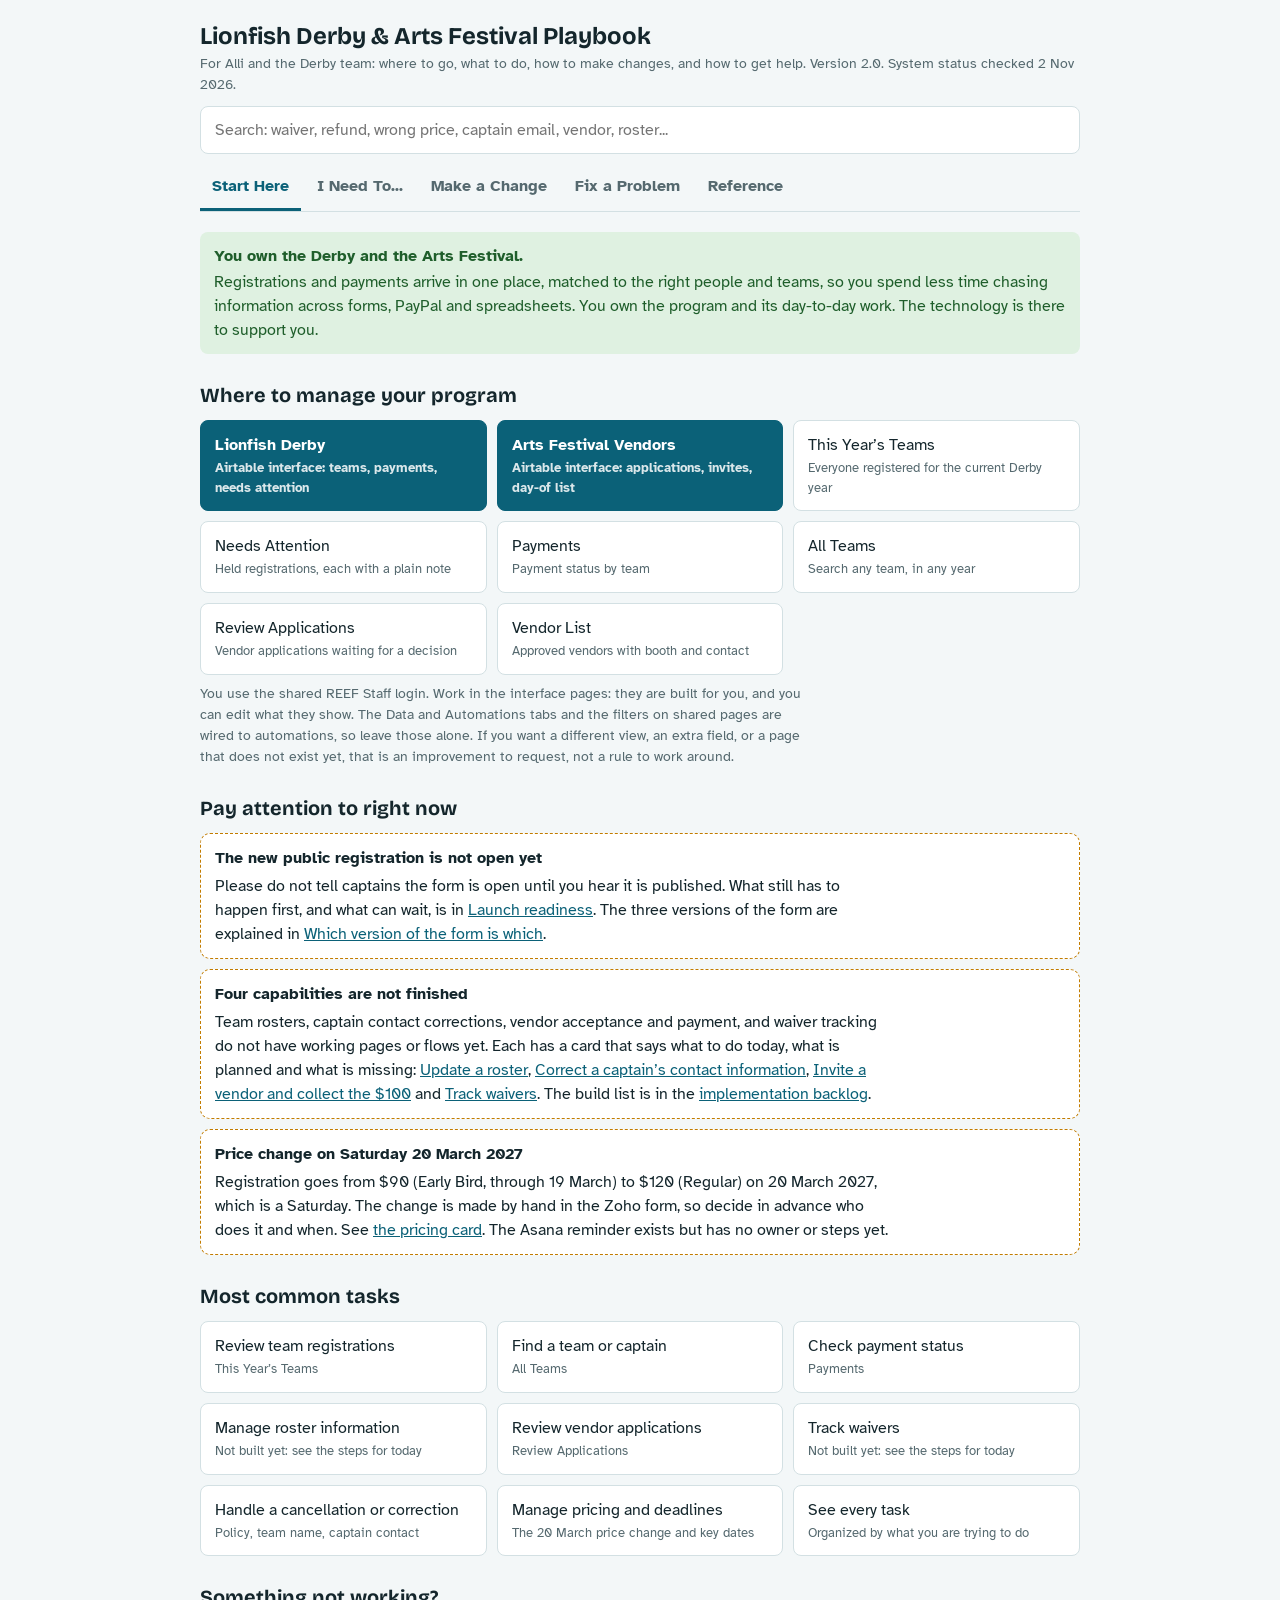
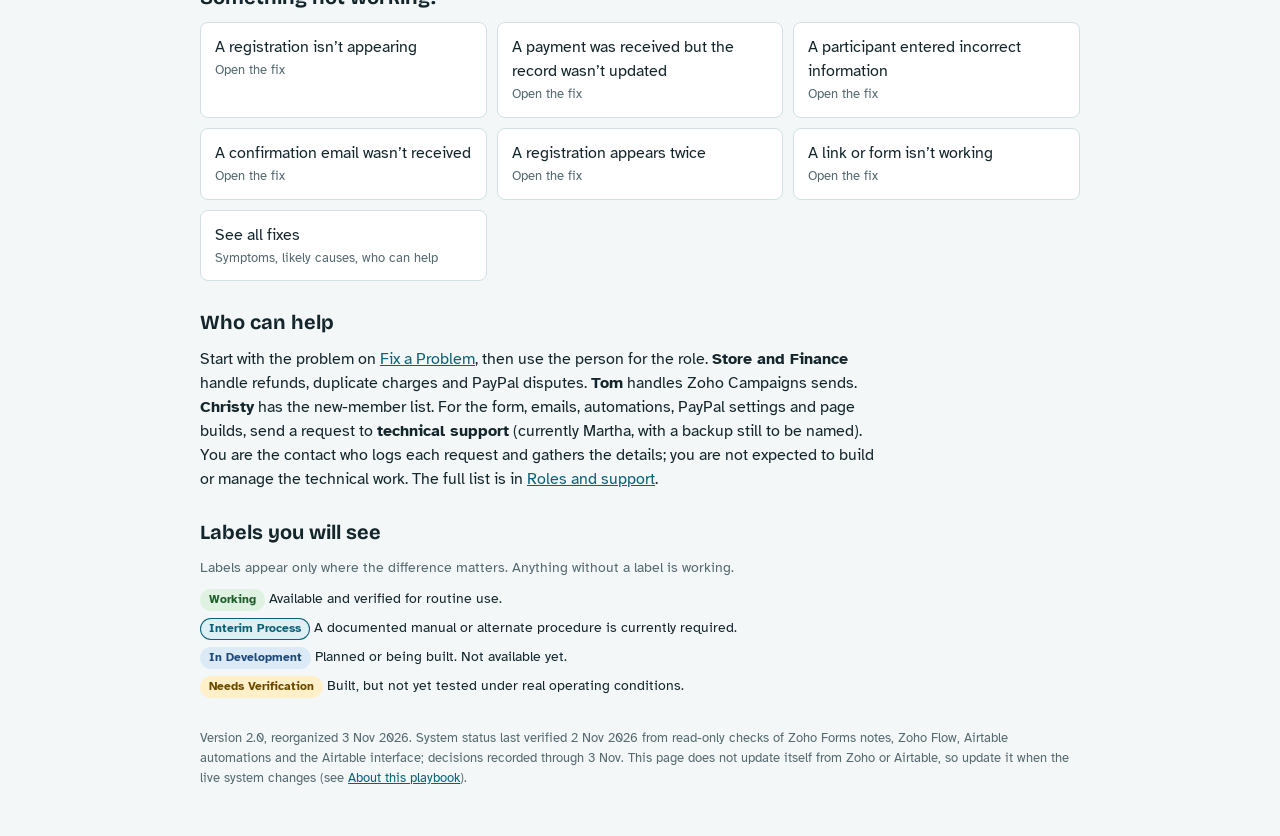
<file: derby/index.html>
<!doctype html><html lang="en"><head><meta charset="utf-8"><meta name="viewport" content="width=device-width,initial-scale=1">
<title>Derby Playbook</title>
<meta name="claude:viewport-fit-sides" content="cover">
<link rel="stylesheet" href="https://fonts.googleapis.com/css2?family=Atkinson+Hyperlegible:wght@400;700&family=Bricolage+Grotesque:wght@600;700&display=swap">
<link rel="stylesheet" href="../shared/playbook.css?v=2.0">
</head><body>
<!-- Content lives in content.js (edit that file). Layout and behavior live in ../shared/. See standard/PLAYBOOK_STANDARD.md. -->
<div class="wrap">
<header>
  <h1 id="h1">Lionfish Derby &amp; Arts Festival Playbook</h1>
  <div class="sub" id="sub"></div>
  <label for="q" class="note" style="position:absolute;left:-9999px">Search the playbook</label>
  <input id="q" class="search" type="search" placeholder="Search..." autocomplete="off">
  <nav id="tabs" role="tablist" aria-label="Playbook sections"></nav>
</header>
<main id="main"><noscript><div class="banner"><b>This playbook needs JavaScript.</b>Please turn JavaScript on in your browser to read it.</div></noscript></main>
<footer id="foot"></footer>
</div>
<script src="content.js?v=2.0"></script>
<script src="../shared/playbook.js?v=2.0"></script>
</body></html>
</file>
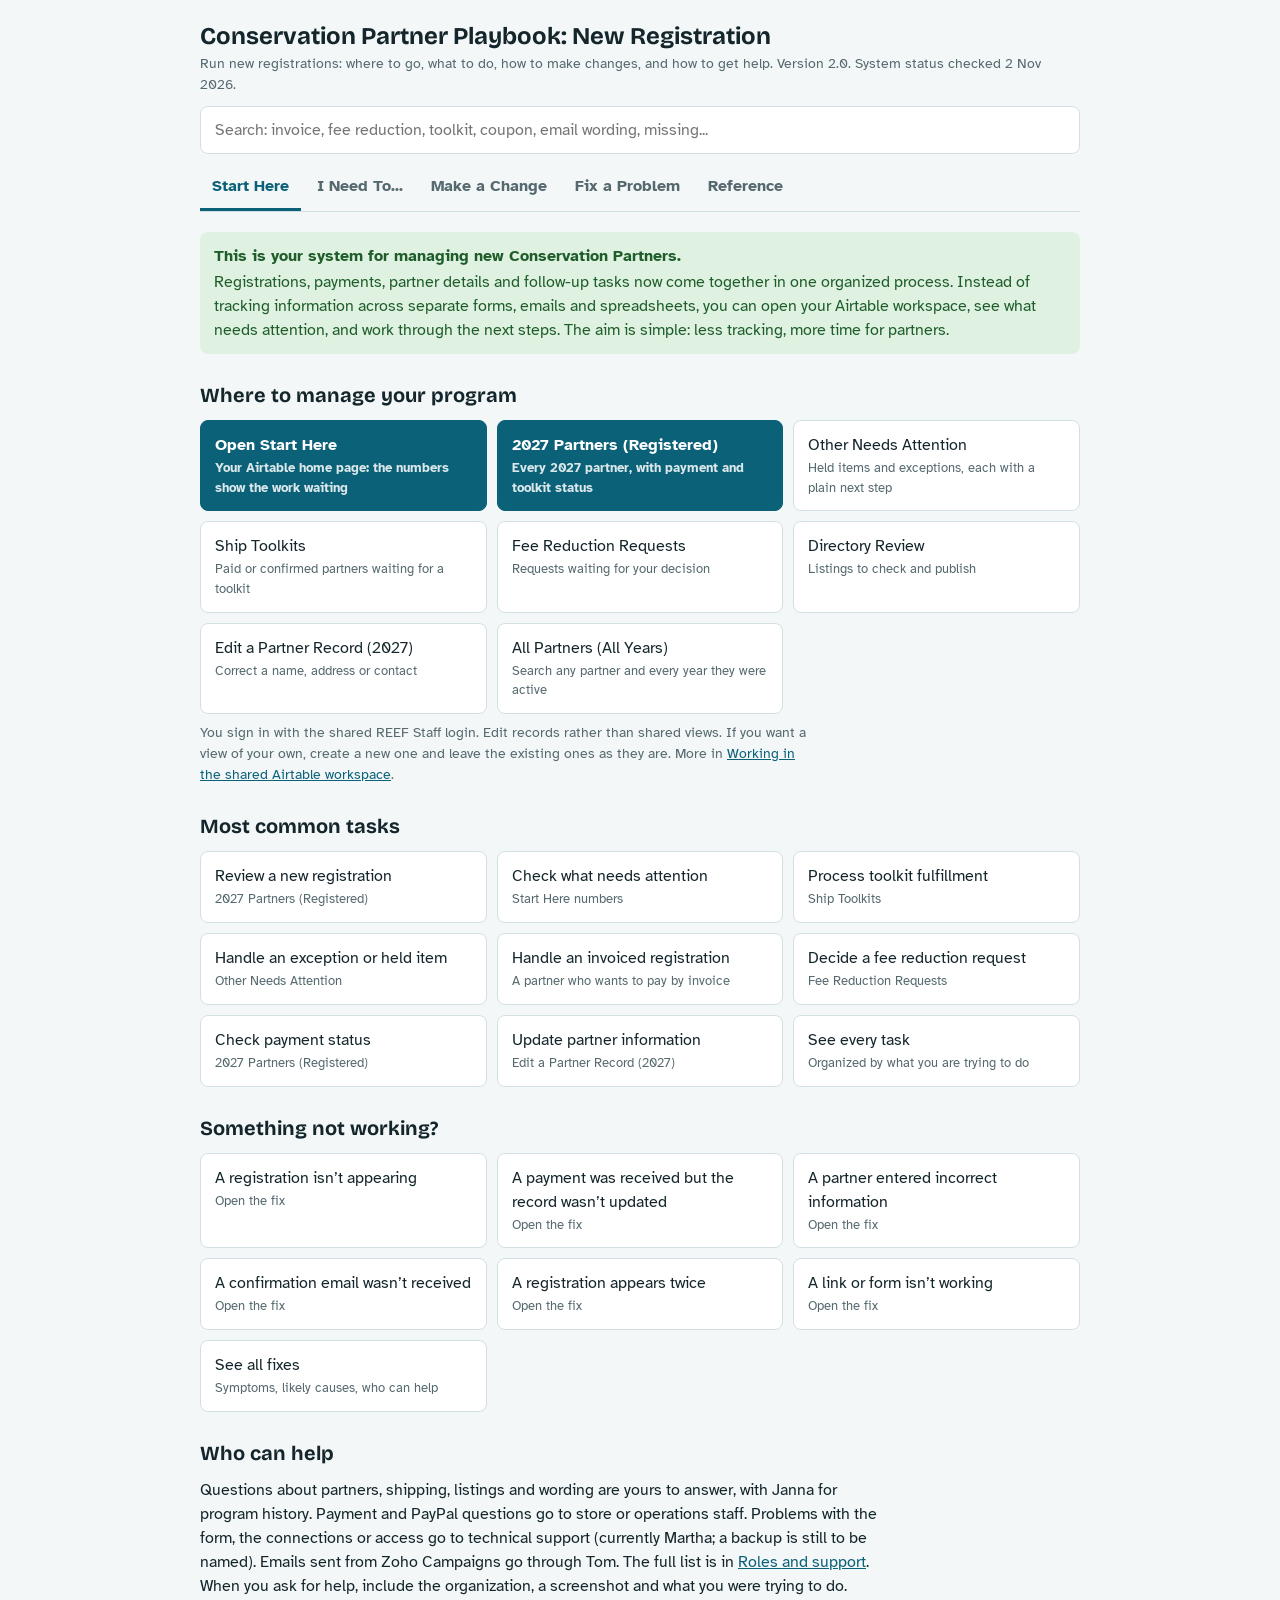
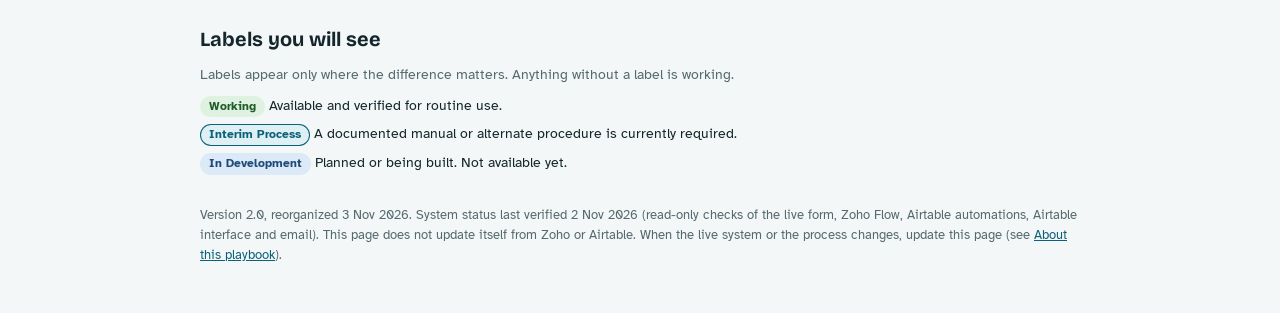
<file: conservation-partners/new-registration/index.html>
<!doctype html><html lang="en"><head><meta charset="utf-8"><meta name="viewport" content="width=device-width,initial-scale=1">
<title>Conservation Partner New Registration Playbook</title>
<meta name="claude:viewport-fit-sides" content="cover">
<link rel="stylesheet" href="https://fonts.googleapis.com/css2?family=Atkinson+Hyperlegible:wght@400;700&family=Bricolage+Grotesque:wght@600;700&display=swap">
<link rel="stylesheet" href="../../shared/playbook.css?v=2.0">
</head><body>
<!-- Content lives in content.js (edit that file). Layout and behavior live in ../../shared/. See standard/PLAYBOOK_STANDARD.md. -->
<div class="wrap">
<header>
  <h1 id="h1">Conservation Partner Playbook: New Registration</h1>
  <div class="sub" id="sub"></div>
  <label for="q" class="note" style="position:absolute;left:-9999px">Search the playbook</label>
  <input id="q" class="search" type="search" placeholder="Search..." autocomplete="off">
  <nav id="tabs" role="tablist" aria-label="Playbook sections"></nav>
</header>
<main id="main"><noscript><div class="banner"><b>This playbook needs JavaScript.</b>Please turn JavaScript on in your browser to read it.</div></noscript></main>
<footer id="foot"></footer>
</div>
<script src="content.js?v=2.0"></script>
<script src="../../shared/playbook.js?v=2.0"></script>
</body></html>
</file>
<file: shared/playbook.css>
/* REEF Program Playbook: shared stylesheet (v2.0)
   Same visual design as the original playbooks. Layout: sticky header with search and five tabs;
   one panel at a time; every answer is a collapsible card.
   Change this file only for changes that should apply to EVERY playbook (see standard/PLAYBOOK_STANDARD.md). */
:root{
  --bg:#f3f7f8; --surface:#ffffff; --fg:#14262c; --muted:#55696f; --line:#d3e0e3;
  --accent:#0b6178; --accent-fg:#ffffff; --accent-soft:#dff0f4;
  --ok-bg:#dff1e1; --ok-fg:#1f5e2b; --warn-bg:#fff0c9; --warn-fg:#6b4a00; --bad-bg:#fbdcd2; --bad-fg:#8a2a14;
  --plan-bg:#dce9f7; --plan-fg:#1d4a7a; --chk-bg:#e9e1f2; --chk-fg:#503074; --gap-bg:#fde3c4; --gap-fg:#7a3a00;
  --font-body:'Atkinson Hyperlegible',system-ui,-apple-system,'Segoe UI',sans-serif;
  --font-head:'Bricolage Grotesque','Atkinson Hyperlegible',system-ui,sans-serif;
}
@media (prefers-color-scheme:dark){:root:not([data-theme="light"]){
  --bg:#0f1b1f; --surface:#162529; --fg:#e4eef0; --muted:#9fb3b8; --line:#2a3f45;
  --accent:#5fc3dc; --accent-fg:#06232b; --accent-soft:#1b3a43;
  --ok-bg:#1c3a22; --ok-fg:#a9e0b1; --warn-bg:#40330c; --warn-fg:#f3d98a; --bad-bg:#4a2218; --bad-fg:#f5b5a3;
  --plan-bg:#1c3350; --plan-fg:#aac9ee; --chk-bg:#33264a; --chk-fg:#cdb6ea; --gap-bg:#4a2f10; --gap-fg:#f6c995; color-scheme:dark}}
:root[data-theme="dark"]{
  --bg:#0f1b1f; --surface:#162529; --fg:#e4eef0; --muted:#9fb3b8; --line:#2a3f45;
  --accent:#5fc3dc; --accent-fg:#06232b; --accent-soft:#1b3a43;
  --ok-bg:#1c3a22; --ok-fg:#a9e0b1; --warn-bg:#40330c; --warn-fg:#f3d98a; --bad-bg:#4a2218; --bad-fg:#f5b5a3;
  --plan-bg:#1c3350; --plan-fg:#aac9ee; --chk-bg:#33264a; --chk-fg:#cdb6ea; --gap-bg:#4a2f10; --gap-fg:#f6c995; color-scheme:dark}
*{box-sizing:border-box}
body{background:var(--bg);color:var(--fg);font-family:var(--font-body);font-size:16px;line-height:1.5;margin:8px 0 0;
  padding-left:max(16px,env(safe-area-inset-left,0px));padding-right:max(16px,env(safe-area-inset-right,0px));padding-block:0 48px}
a{color:var(--accent)}
.wrap{max-width:880px;margin:0 auto}
header{position:sticky;top:env(safe-area-inset-top,0px);background:var(--bg);z-index:5;padding:14px 0 0;border-bottom:1px solid var(--line)}
body::before{content:"";position:fixed;inset:0 0 auto;height:env(safe-area-inset-top,0px);background:var(--bg);z-index:10}
h1{font-family:var(--font-head);font-size:1.5rem;line-height:1.2;margin:0;text-wrap:balance}
.sub{color:var(--muted);font-size:.9rem;margin:2px 0 10px}
.search{width:100%;padding:11px 14px;border:1.5px solid var(--line);border-radius:8px;background:var(--surface);color:var(--fg);font:inherit}
.search:focus,.tab:focus-visible,summary:focus-visible,.btn:focus-visible,a:focus-visible,.chip:focus-visible{outline:3px solid var(--accent);outline-offset:2px}
nav{display:flex;gap:4px;overflow-x:auto;margin-top:10px;padding-bottom:0}
.tab{border:0;background:none;color:var(--muted);font:inherit;font-weight:700;padding:10px 12px;border-bottom:3px solid transparent;cursor:pointer;white-space:nowrap}
.tab[aria-selected="true"]{color:var(--accent);border-bottom-color:var(--accent)}
main{padding-top:20px}
.panel[hidden]{display:none!important}
h2{font-family:var(--font-head);font-size:1.25rem;margin:26px 0 10px;text-wrap:balance}
h2:first-child{margin-top:0}
h2[id]{scroll-margin-top:150px}
h3{font-family:var(--font-head);font-size:1.05rem;margin:18px 0 8px}
p{margin:0 0 10px;max-width:68ch}
.banner{background:var(--warn-bg);color:var(--warn-fg);border-radius:8px;padding:12px 14px;margin-bottom:18px}
.banner.ok{background:var(--ok-bg);color:var(--ok-fg)}
.banner b{display:block;margin-bottom:2px}
.callout{background:var(--accent-soft);border-left:4px solid var(--accent);border-radius:8px;padding:12px 14px;margin:14px 0}
.callout b{display:block;margin-bottom:2px}
.callout ul{margin:6px 0 0}
.statusnote{border:1.5px dashed #c27c00;border-radius:10px;padding:12px 14px;margin:10px 0;background:var(--surface)}
.statusnote b.t{display:block;margin-bottom:4px}
.statusnote p:last-child{margin-bottom:0}
.grid{display:grid;grid-template-columns:repeat(auto-fill,minmax(250px,1fr));gap:10px}
.btn{display:block;text-align:left;border:1.5px solid var(--line);background:var(--surface);color:var(--fg);padding:12px 14px;border-radius:8px;font:inherit;cursor:pointer;text-decoration:none;min-width:0}
.btn:hover{border-color:var(--accent)}
.btn small{display:block;color:var(--muted);font-size:.82rem;margin-top:2px}
.btn.primary{background:var(--accent);color:var(--accent-fg);border-color:var(--accent);font-weight:700}
.btn.primary small{color:inherit;opacity:.85}
.flow{display:flex;gap:8px;align-items:stretch;flex-wrap:wrap;margin:6px 0 4px}
.step{flex:1 1 150px;min-width:0;border:2px solid var(--line);border-radius:10px;padding:10px 12px;background:var(--surface)}
.step b{display:block;font-size:.95rem}.step span{font-size:.84rem;color:var(--muted)}
.step em{display:block;font-style:normal;font-size:.72rem;font-weight:700;letter-spacing:.06em;text-transform:uppercase;margin-top:6px}
.step.use{border-color:#1f78b4}.step.you{border-color:#2e8b3d;background:var(--ok-bg)}.step.back{border-style:dashed}
.step.man{border-color:var(--accent)}.step.soon{border-style:dashed;border-color:#c27c00}
.arrow{align-self:center;color:var(--muted);font-weight:700}
.later{margin-top:6px;border:2px dashed #c27c00;border-radius:10px;padding:10px 12px;background:var(--surface);font-size:.9rem}
details{background:var(--surface);border:1px solid var(--line);border-radius:8px;margin-bottom:8px;scroll-margin-top:150px}
summary{cursor:pointer;padding:12px 14px;font-weight:700;list-style:none;display:flex;gap:8px;align-items:center;flex-wrap:wrap}
summary::-webkit-details-marker{display:none}
summary::before{content:"\25B8";color:var(--accent);flex:0 0 auto}
details[open]>summary::before{content:"\25BE"}
.star{color:var(--accent)}
.body{padding:0 14px 14px;border-top:1px solid var(--line);margin:0}
.body>p:first-child,.body>.blk:first-child{margin-top:12px}
.row{display:grid;grid-template-columns:140px 1fr;gap:4px 12px;padding:8px 0;border-bottom:1px solid var(--line)}
.row:last-child{border-bottom:0}
.row dt{color:var(--muted);font-size:.85rem;font-weight:700;margin:0}.row dd{margin:0;min-width:0;overflow-wrap:anywhere}
.row dd ol,.row dd ul{margin:0;padding-left:20px}
.row dd p{margin:0 0 6px}
.row.gap{background:var(--gap-bg);color:var(--gap-fg);border-radius:6px;padding:8px 10px;margin:6px 0;border-bottom:0}
.row.gap dt{color:inherit}
@media (max-width:520px){.row{grid-template-columns:1fr}}
.gaphead{margin:10px 0 0;padding:8px 10px 0;background:var(--gap-bg);color:var(--gap-fg);border-radius:6px 6px 0 0;font-weight:700;font-size:.9rem}
.gapbox{background:var(--gap-bg);color:var(--gap-fg);border-radius:0 0 6px 6px;padding:2px 10px 6px;margin-bottom:6px}
.gapbox .row{border-bottom:1px solid color-mix(in srgb,currentColor 25%,transparent)}
.gapbox .row dt{color:inherit}
.gapbox a{color:inherit}
.pill{display:inline-block;font-size:.74rem;font-weight:700;padding:2px 9px;border-radius:99px;white-space:nowrap;vertical-align:baseline}
.p-ok{background:var(--ok-bg);color:var(--ok-fg)}.p-warn{background:var(--warn-bg);color:var(--warn-fg)}.p-bad{background:var(--bad-bg);color:var(--bad-fg)}
.p-plan{background:var(--plan-bg);color:var(--plan-fg)}.p-chk{background:var(--chk-bg);color:var(--chk-fg)}.p-gap{background:var(--gap-bg);color:var(--gap-fg)}
.p-int{background:var(--accent-soft);color:var(--accent);box-shadow:inset 0 0 0 1px var(--accent)}
.c-routine{background:var(--ok-bg);color:var(--ok-fg);box-shadow:inset 0 0 0 1px currentColor}
.c-coord{background:var(--gap-bg);color:var(--gap-fg);box-shadow:inset 0 0 0 1px currentColor}
.c-decision{background:var(--chk-bg);color:var(--chk-fg);box-shadow:inset 0 0 0 1px currentColor}
.filters{display:flex;gap:6px;flex-wrap:wrap;margin:0 0 12px}
.chip{border:1.5px solid var(--line);background:var(--surface);color:var(--fg);padding:6px 12px;border-radius:99px;font:inherit;font-size:.88rem;cursor:pointer}
.chip[aria-pressed="true"]{background:var(--accent);color:var(--accent-fg);border-color:var(--accent)}
.tablewrap{overflow-x:auto;border:1px solid var(--line);border-radius:8px;background:var(--surface);margin:0 0 12px}
table{border-collapse:collapse;width:100%;font-size:.9rem;min-width:520px}
th,td{text-align:left;padding:8px 10px;border-bottom:1px solid var(--line);vertical-align:top}
th{font-size:.78rem;text-transform:uppercase;letter-spacing:.05em;color:var(--muted)}
tr:last-child td{border-bottom:0}
ul,ol{padding-left:20px;margin:0 0 10px}li{margin-bottom:4px;max-width:68ch}
.note{color:var(--muted);font-size:.88rem}
.empty{color:var(--muted);padding:12px 0}
.legend{display:flex;flex-wrap:wrap;gap:6px;margin:6px 0 14px}
.legend-defs{font-size:.9rem;margin:0 0 12px;list-style:none;padding:0}.legend-defs li{margin-bottom:6px}
.glabel{margin:18px 0 6px;font-size:.78rem;font-weight:700;text-transform:uppercase;letter-spacing:.06em;color:var(--muted)}
.three{display:grid;grid-template-columns:repeat(auto-fit,minmax(230px,1fr));gap:10px;margin:8px 0 14px}
.three>div{background:var(--surface);border:1px solid var(--line);border-radius:8px;padding:10px 12px;font-size:.92rem}
.three>div p{margin:6px 0 0}
.toc{display:flex;flex-wrap:wrap;gap:6px;margin:0 0 14px}
.toc a{border:1.5px solid var(--line);background:var(--surface);color:var(--fg);padding:5px 11px;border-radius:99px;font-size:.86rem;text-decoration:none}
.toc a:hover{border-color:var(--accent)}
pre.copy{background:var(--accent-soft);border-radius:6px;padding:10px 12px;margin:0;white-space:pre-wrap;font-family:ui-monospace,SFMono-Regular,Menlo,monospace;font-size:.84rem;overflow-wrap:anywhere}
code,.code{font-family:ui-monospace,SFMono-Regular,Menlo,monospace;font-size:.85em;background:var(--accent-soft);padding:1px 5px;border-radius:4px}
footer{margin-top:30px;color:var(--muted);font-size:.84rem}
@media (prefers-reduced-motion:reduce){*{scroll-behavior:auto!important}}
</file>
